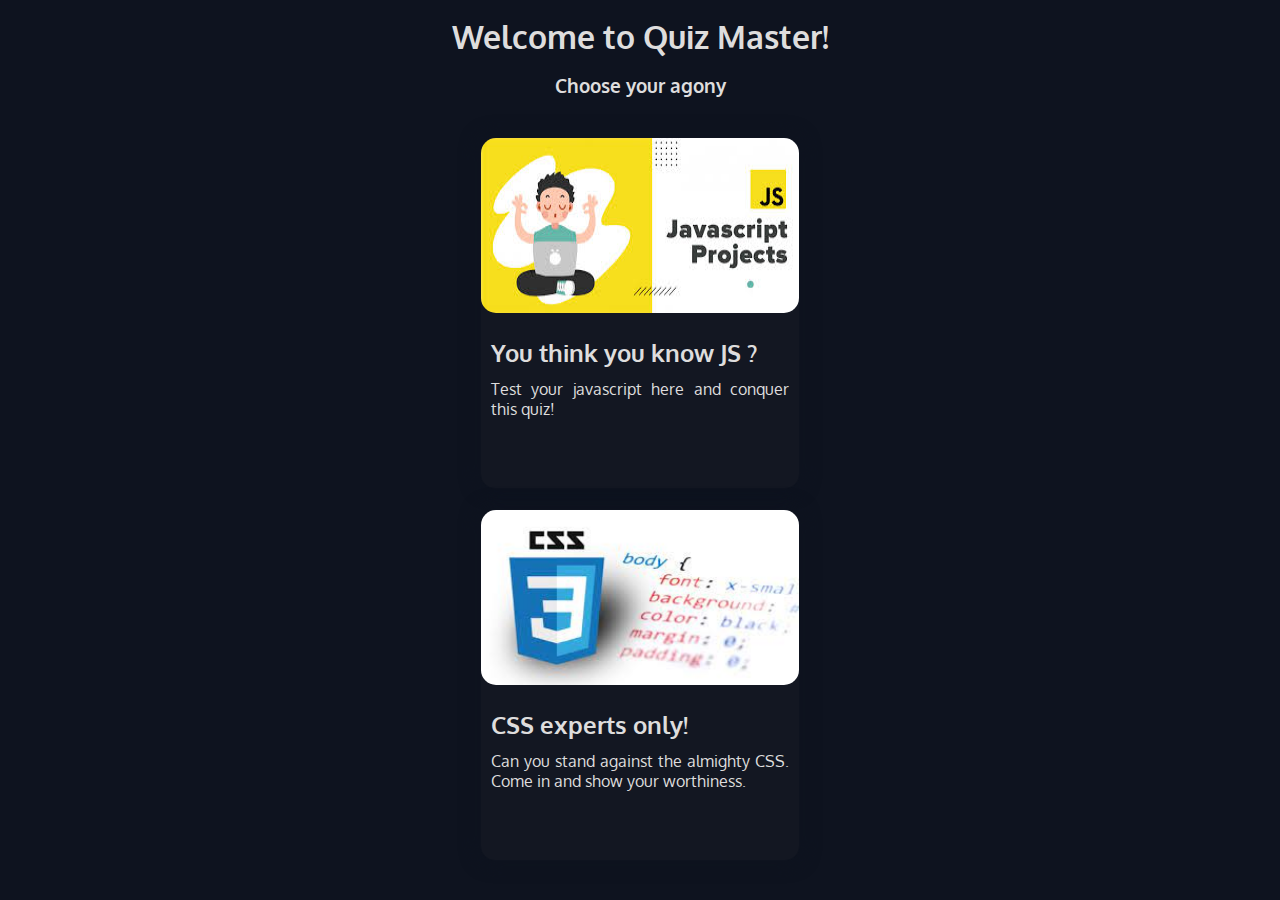
<file: index.html>
<!DOCTYPE html>
<html lang="en">

<head>
    <meta charset="UTF-8">
    <meta http-equiv="X-UA-Compatible" content="IE=edge">
    <meta name="viewport" content="width=device-width, initial-scale=1.0">
    <title>Quiz Master</title>
    <link rel="stylesheet" href="style.css">
</head>

<body>
    <h1 class="heading">Welcome to Quiz Master!</h1>
    <div class="container">
        <h3>Choose your agony</h3>
        <div id="card-container">
            <a class="quiz-links" href="./quiz/js.html">
                <div class="card card-shadow br-lg hover-shadow">
                    <img class="card-image br-lg" src="./assets/js.jpeg">
                    <div class="card-text">
                        <div class="font-md semibold">You think you know JS ?
                        </div>
                        Test your javascript here and conquer this quiz!
                    </div>
                </div>
            </a>
            <a class="quiz-links" href="./quiz/js.html">
                <div class="card card-shadow br-lg hover-shadow">
                    <img class="card-image br-lg" src="./assets/css.jpeg">
                    <div class="card-text">
                        <div class="font-md semibold">CSS experts only!</div>
                        Can you stand against the almighty CSS. Come in and show your worthiness.
                    </div>
                </div>

            </a>
        </div>
    </div>
</body>

</html>
</file>
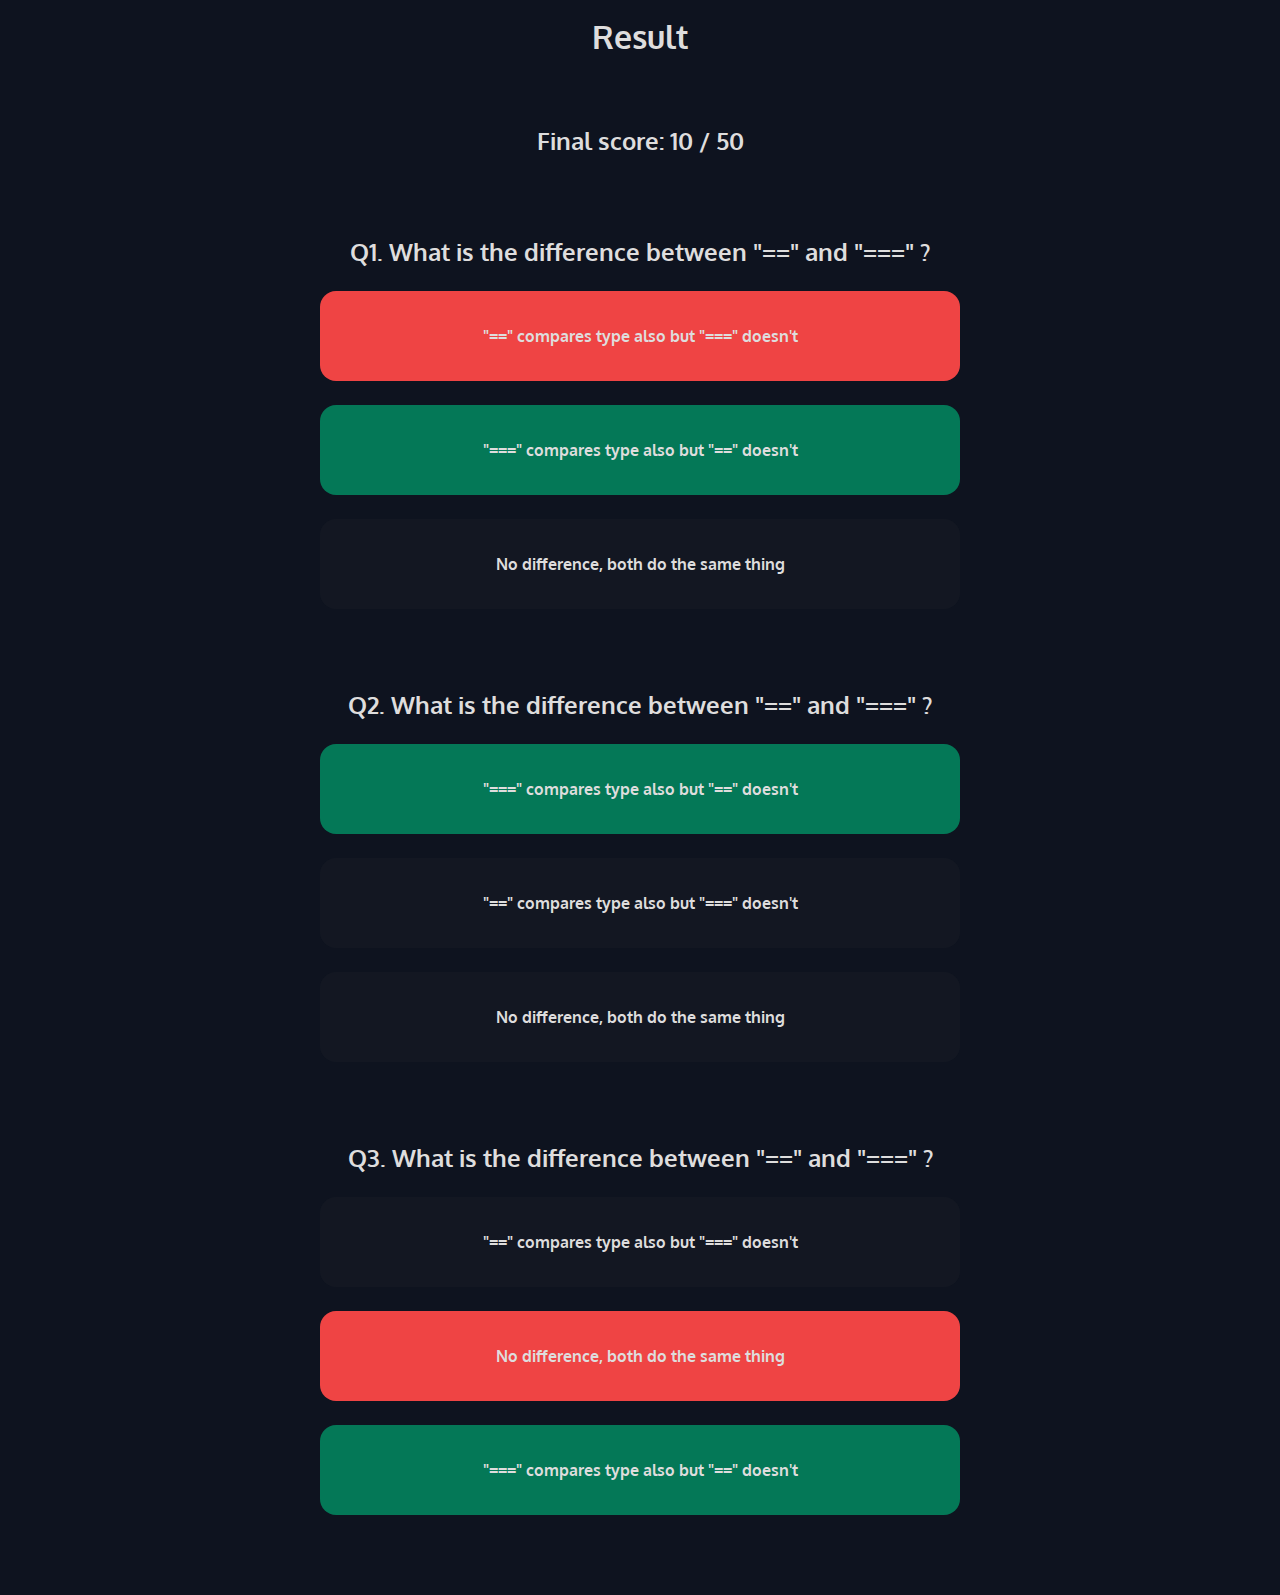
<file: result/index.html>
<!DOCTYPE html>
<html lang="en">

<head>
    <meta charset="UTF-8">
    <meta http-equiv="X-UA-Compatible" content="IE=edge">
    <meta name="viewport" content="width=device-width, initial-scale=1.0">
    <title>Quiz Master</title>
    <link rel="stylesheet" href="style.css">
</head>

<body>
    <h1 class="heading">Result</h1>
    <div class="result-container">
        <h2>
            Final score: 10 / 50
        </h2>

        <div class="final-answers-container">
            <h2 class="question">Q1. What is the difference between "==" and "===" ?</h2>
            <div class="options-container">
                <div class="option hover-shadow wrong-answer semibold">"==" compares type also but "===" doesn't</div>
                <div class="option hover-shadow right-answer semibold">"===" compares type also but "==" doesn't</div>
                <div class="option hover-shadow semibold">No difference, both do the same thing</div>
            </div>
        </div>

        <div class="final-answers-container">
            <h2 class="question">Q2. What is the difference between "==" and "===" ?</h2>
            <div class="options-container">
                <div class="option hover-shadow right-answer semibold">"===" compares type also but "==" doesn't</div>
                <div class="option hover-shadow semibold">"==" compares type also but "===" doesn't</div>
                <div class="option hover-shadow semibold">No difference, both do the same thing</div>
            </div>
        </div>

        <div class="final-answers-container">
            <h2 class="question">Q3. What is the difference between "==" and "===" ?</h2>
            <div class="options-container">
                <div class="option hover-shadow semibold">"==" compares type also but "===" doesn't</div>
                <div class="option hover-shadow wrong-answer semibold">No difference, both do the same thing</div>
                <div class="option hover-shadow right-answer semibold">"===" compares type also but "==" doesn't</div>
            </div>

        </div>
    </div>

</body>

</html>
</file>
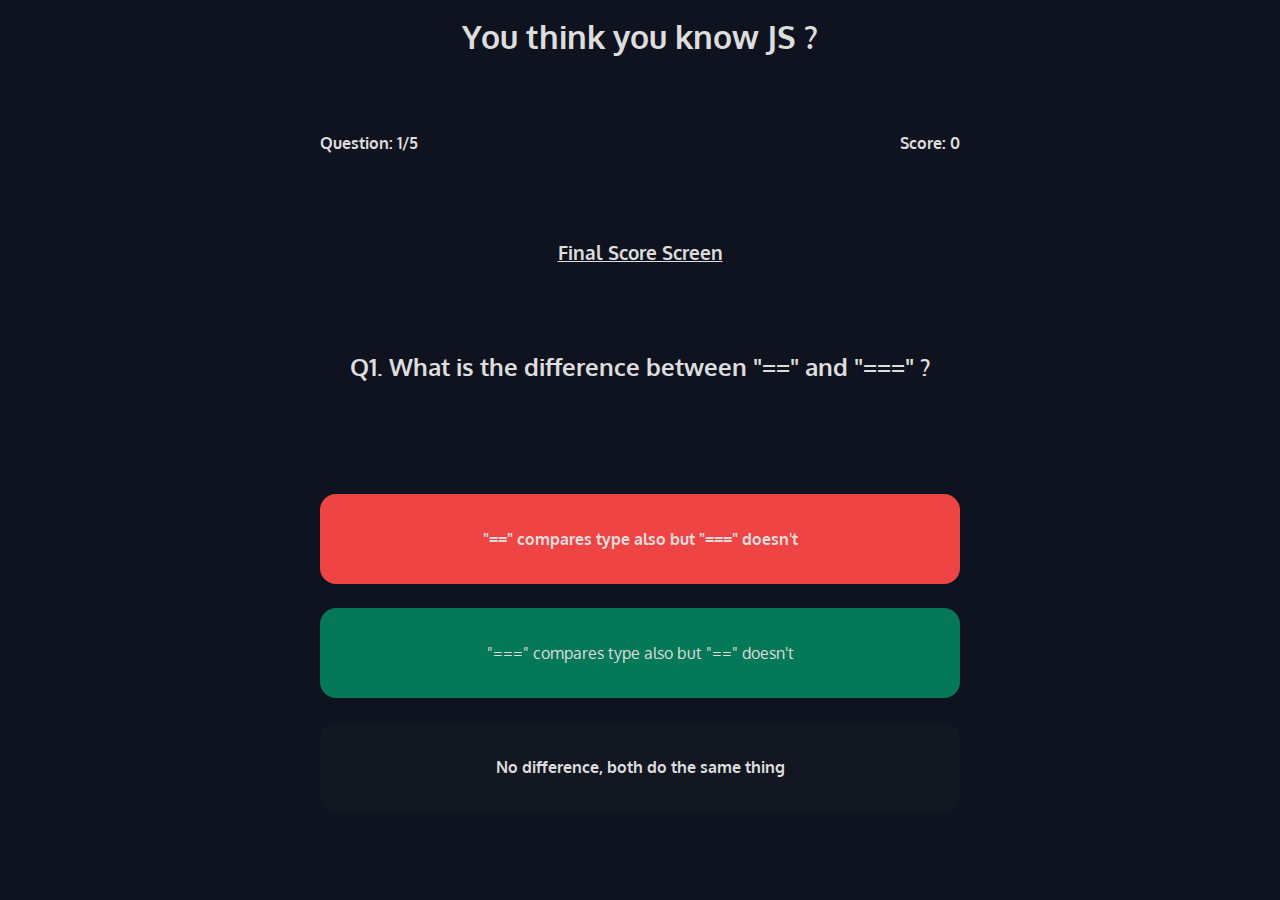
<file: quiz/js.html>
<!DOCTYPE html>
<html lang="en">

<head>
    <meta charset="UTF-8">
    <meta http-equiv="X-UA-Compatible" content="IE=edge">
    <meta name="viewport" content="width=device-width, initial-scale=1.0">
    <title>Quiz Master</title>
    <link rel="stylesheet" href="style.css">
</head>

<body>
    <h1 class="heading">You think you know JS ?</h1>
    <div class="container">
        <div class="quiz-details semibold font-sm">
            <span class="count-score">
                Question: 1/5
            </span>
            <span class="count-score">
                Score: <span>0</span>
            </span>
        </div>
        <a href="../result/index.html">
            <h3>
                Final Score Screen
            </h3>
        </a>
        <h2 class="question">Q1. What is the difference between "==" and "===" ?</h2>
        <div class="options-container">
            <div class="option hover-shadow wrong-answer semibold">"==" compares type also but "===" doesn't</div>
            <div class="option hover-shadow right-answer">"===" compares type also but "==" doesn't</div>
            <div class="option hover-shadow semibold">No difference, both do the same thing</div>
        </div>
    </div>
</body>

</html>
</file>
<file: style.css>
@import url("./card/style.css");
@import url("./quiz/style.css");
@import url("https://fonts.googleapis.com/css2?family=Oxygen:wght@300;400;700&display=swap");

body {
  min-height: 100vh;
  width: 100vw;
  background-color: var(--dark-black);
  color: var(--lynx-white);
  text-align: center;
  font-family: "Oxygen", sans-serif;
}
.heading {
  height: 5vh;
  padding-top: 1rem;
}

.container {
  display: flex;
  width: 100vw;
  height: 95vh;
  flex-direction: column;
  align-items: center;
  justify-content: space-evenly;
  padding: 0.5rem;
  margin: 0 auto;
}
.hover-shadow:hover {
  box-shadow: 0px 0px 1rem 0.2rem var(--grey-dark);
}
.card-text > div {
  text-align: left;
  margin: 10px 10px 10px 0;
}
.quiz-links {
  text-decoration: none;
  color: var(--lynx-white);
  display: block;
}

@media only screen and (min-width: 768px) {
  .container {
    width: 50vw;
    padding: 0;
  }
}
</file>
<file: result/style.css>
@import url("../quiz/style.css");

.result-container {
  max-width: 100vw;
  padding: 0.5rem;
  margin: 5rem auto;
}
.final-answers-container {
  margin: 5rem auto;
}

@media only screen and (min-width: 768px) {
  .result-container {
    width: 50vw;
    padding: 0;
  }
}
</file>
<file: quiz/style.css>
@import url("../style.css");

a {
  color: var(--lynx-white);
}

.quiz-details {
  width: 100%;
  text-align: center;
  display: flex;
  justify-content: space-between;
}

.options-container {
  width: 100%;
}
.option {
  height: 10vh;
  background-color: var(--light-black);
  margin-top: 1.5rem;
  border-radius: 1rem;
  cursor: pointer;
  display: flex;
  align-items: center;
  justify-content: center;
}

.answer {
  cursor: default;
}

.answer:hover {
  box-shadow: none;
}

.wrong-answer {
  background-color: var(--danger-light);
}
.right-answer {
  background-color: var(--action-dark);
}
</file>
